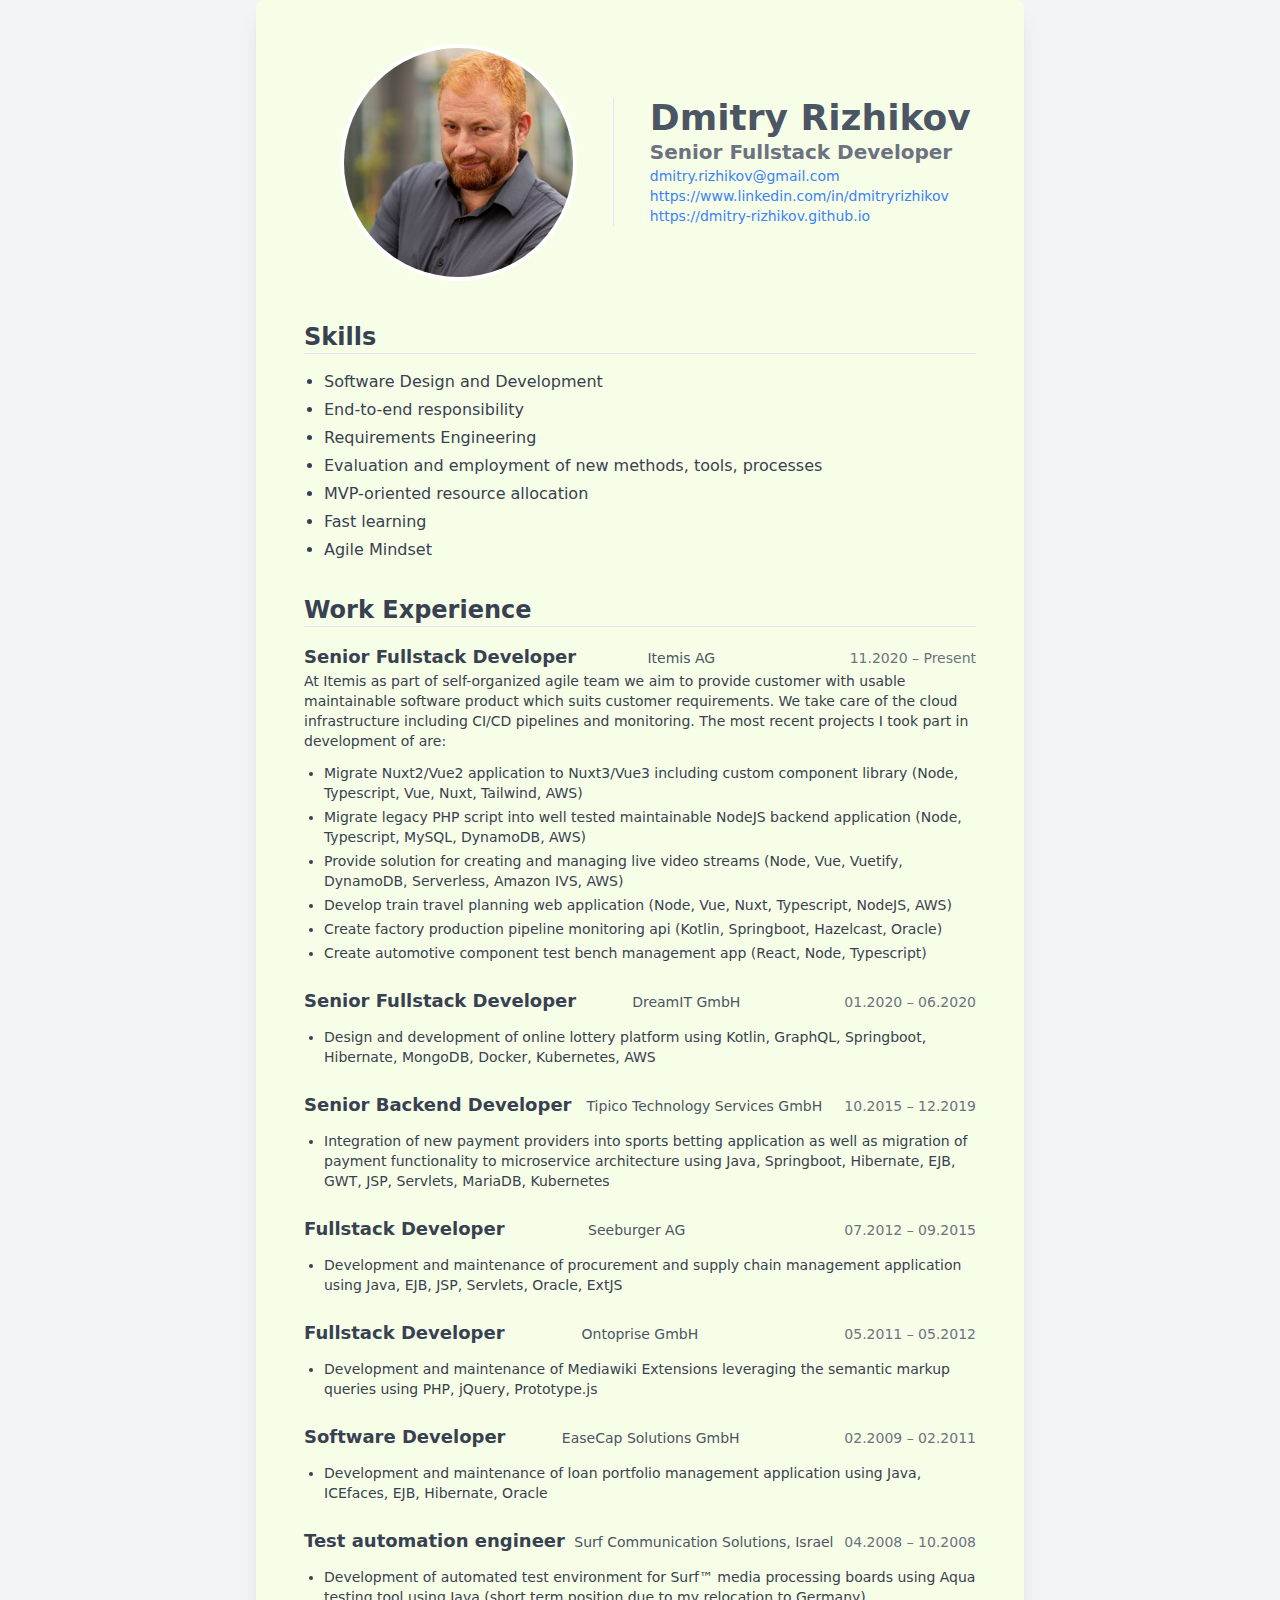
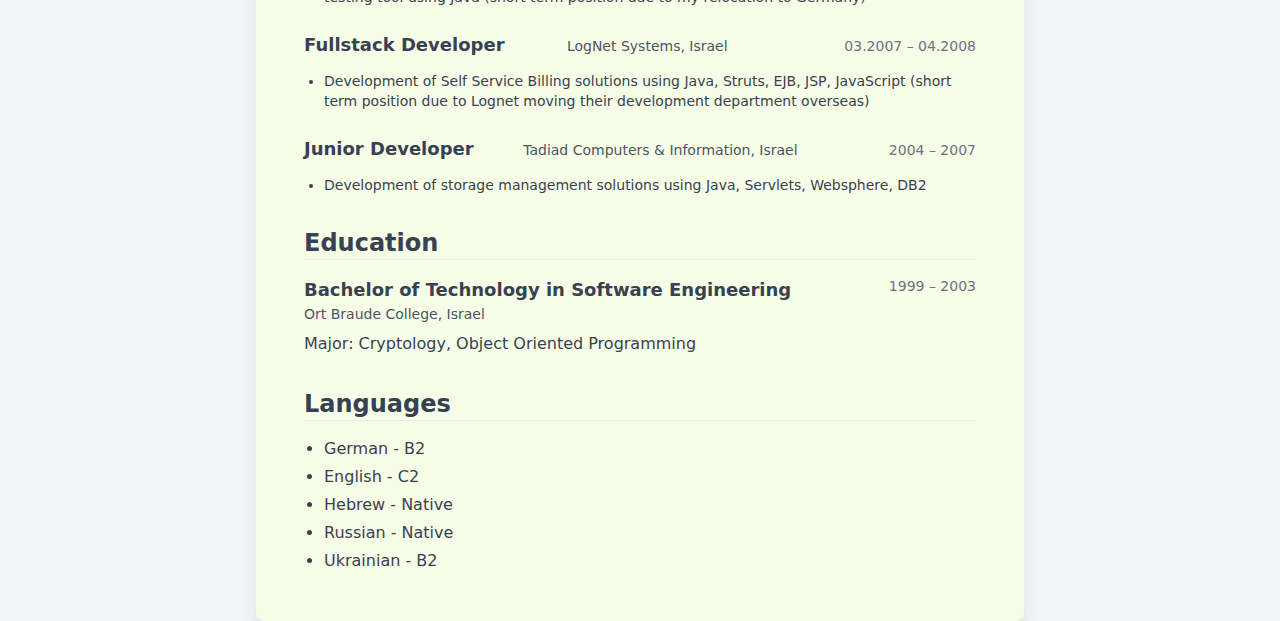
<file: index.html>
<!DOCTYPE html>
<html lang="en">
  <head>
    <meta charset="UTF-8" />
    <meta name="viewport" content="width=device-width, initial-scale=1.0" />
    <title>Dmitry Rizhikov - Senior Fullstack Developer</title>
    <script type="module" crossorigin src="./assets/index-a6cd924f.js"></script>
    <link rel="stylesheet" href="./assets/style-204cdb96.css">
  </head>
  <body>
    <div id="root"></div>
    
  </body>
</html>
</file>
<file: assets/style-204cdb96.css>
*, ::before, ::after {
  --tw-border-spacing-x: 0;
  --tw-border-spacing-y: 0;
  --tw-translate-x: 0;
  --tw-translate-y: 0;
  --tw-rotate: 0;
  --tw-skew-x: 0;
  --tw-skew-y: 0;
  --tw-scale-x: 1;
  --tw-scale-y: 1;
  --tw-pan-x:  ;
  --tw-pan-y:  ;
  --tw-pinch-zoom:  ;
  --tw-scroll-snap-strictness: proximity;
  --tw-gradient-from-position:  ;
  --tw-gradient-via-position:  ;
  --tw-gradient-to-position:  ;
  --tw-ordinal:  ;
  --tw-slashed-zero:  ;
  --tw-numeric-figure:  ;
  --tw-numeric-spacing:  ;
  --tw-numeric-fraction:  ;
  --tw-ring-inset:  ;
  --tw-ring-offset-width: 0px;
  --tw-ring-offset-color: #fff;
  --tw-ring-color: rgb(59 130 246 / 0.5);
  --tw-ring-offset-shadow: 0 0 #0000;
  --tw-ring-shadow: 0 0 #0000;
  --tw-shadow: 0 0 #0000;
  --tw-shadow-colored: 0 0 #0000;
  --tw-blur:  ;
  --tw-brightness:  ;
  --tw-contrast:  ;
  --tw-grayscale:  ;
  --tw-hue-rotate:  ;
  --tw-invert:  ;
  --tw-saturate:  ;
  --tw-sepia:  ;
  --tw-drop-shadow:  ;
  --tw-backdrop-blur:  ;
  --tw-backdrop-brightness:  ;
  --tw-backdrop-contrast:  ;
  --tw-backdrop-grayscale:  ;
  --tw-backdrop-hue-rotate:  ;
  --tw-backdrop-invert:  ;
  --tw-backdrop-opacity:  ;
  --tw-backdrop-saturate:  ;
  --tw-backdrop-sepia:  ;
  --tw-contain-size:  ;
  --tw-contain-layout:  ;
  --tw-contain-paint:  ;
  --tw-contain-style:  ;
}

::backdrop {
  --tw-border-spacing-x: 0;
  --tw-border-spacing-y: 0;
  --tw-translate-x: 0;
  --tw-translate-y: 0;
  --tw-rotate: 0;
  --tw-skew-x: 0;
  --tw-skew-y: 0;
  --tw-scale-x: 1;
  --tw-scale-y: 1;
  --tw-pan-x:  ;
  --tw-pan-y:  ;
  --tw-pinch-zoom:  ;
  --tw-scroll-snap-strictness: proximity;
  --tw-gradient-from-position:  ;
  --tw-gradient-via-position:  ;
  --tw-gradient-to-position:  ;
  --tw-ordinal:  ;
  --tw-slashed-zero:  ;
  --tw-numeric-figure:  ;
  --tw-numeric-spacing:  ;
  --tw-numeric-fraction:  ;
  --tw-ring-inset:  ;
  --tw-ring-offset-width: 0px;
  --tw-ring-offset-color: #fff;
  --tw-ring-color: rgb(59 130 246 / 0.5);
  --tw-ring-offset-shadow: 0 0 #0000;
  --tw-ring-shadow: 0 0 #0000;
  --tw-shadow: 0 0 #0000;
  --tw-shadow-colored: 0 0 #0000;
  --tw-blur:  ;
  --tw-brightness:  ;
  --tw-contrast:  ;
  --tw-grayscale:  ;
  --tw-hue-rotate:  ;
  --tw-invert:  ;
  --tw-saturate:  ;
  --tw-sepia:  ;
  --tw-drop-shadow:  ;
  --tw-backdrop-blur:  ;
  --tw-backdrop-brightness:  ;
  --tw-backdrop-contrast:  ;
  --tw-backdrop-grayscale:  ;
  --tw-backdrop-hue-rotate:  ;
  --tw-backdrop-invert:  ;
  --tw-backdrop-opacity:  ;
  --tw-backdrop-saturate:  ;
  --tw-backdrop-sepia:  ;
  --tw-contain-size:  ;
  --tw-contain-layout:  ;
  --tw-contain-paint:  ;
  --tw-contain-style:  ;
}/*
! tailwindcss v3.4.17 | MIT License | https://tailwindcss.com
*//*
1. Prevent padding and border from affecting element width. (https://github.com/mozdevs/cssremedy/issues/4)
2. Allow adding a border to an element by just adding a border-width. (https://github.com/tailwindcss/tailwindcss/pull/116)
*/

*,
::before,
::after {
  box-sizing: border-box; /* 1 */
  border-width: 0; /* 2 */
  border-style: solid; /* 2 */
  border-color: #e5e7eb; /* 2 */
}

::before,
::after {
  --tw-content: '';
}

/*
1. Use a consistent sensible line-height in all browsers.
2. Prevent adjustments of font size after orientation changes in iOS.
3. Use a more readable tab size.
4. Use the user's configured `sans` font-family by default.
5. Use the user's configured `sans` font-feature-settings by default.
6. Use the user's configured `sans` font-variation-settings by default.
7. Disable tap highlights on iOS
*/

html,
:host {
  line-height: 1.5; /* 1 */
  -webkit-text-size-adjust: 100%; /* 2 */
  -moz-tab-size: 4; /* 3 */
  -o-tab-size: 4;
     tab-size: 4; /* 3 */
  font-family: ui-sans-serif, system-ui, sans-serif, "Apple Color Emoji", "Segoe UI Emoji", "Segoe UI Symbol", "Noto Color Emoji"; /* 4 */
  font-feature-settings: normal; /* 5 */
  font-variation-settings: normal; /* 6 */
  -webkit-tap-highlight-color: transparent; /* 7 */
}

/*
1. Remove the margin in all browsers.
2. Inherit line-height from `html` so users can set them as a class directly on the `html` element.
*/

body {
  margin: 0; /* 1 */
  line-height: inherit; /* 2 */
}

/*
1. Add the correct height in Firefox.
2. Correct the inheritance of border color in Firefox. (https://bugzilla.mozilla.org/show_bug.cgi?id=190655)
3. Ensure horizontal rules are visible by default.
*/

hr {
  height: 0; /* 1 */
  color: inherit; /* 2 */
  border-top-width: 1px; /* 3 */
}

/*
Add the correct text decoration in Chrome, Edge, and Safari.
*/

abbr:where([title]) {
  -webkit-text-decoration: underline dotted;
          text-decoration: underline dotted;
}

/*
Remove the default font size and weight for headings.
*/

h1,
h2,
h3,
h4,
h5,
h6 {
  font-size: inherit;
  font-weight: inherit;
}

/*
Reset links to optimize for opt-in styling instead of opt-out.
*/

a {
  color: inherit;
  text-decoration: inherit;
}

/*
Add the correct font weight in Edge and Safari.
*/

b,
strong {
  font-weight: bolder;
}

/*
1. Use the user's configured `mono` font-family by default.
2. Use the user's configured `mono` font-feature-settings by default.
3. Use the user's configured `mono` font-variation-settings by default.
4. Correct the odd `em` font sizing in all browsers.
*/

code,
kbd,
samp,
pre {
  font-family: ui-monospace, SFMono-Regular, Menlo, Monaco, Consolas, "Liberation Mono", "Courier New", monospace; /* 1 */
  font-feature-settings: normal; /* 2 */
  font-variation-settings: normal; /* 3 */
  font-size: 1em; /* 4 */
}

/*
Add the correct font size in all browsers.
*/

small {
  font-size: 80%;
}

/*
Prevent `sub` and `sup` elements from affecting the line height in all browsers.
*/

sub,
sup {
  font-size: 75%;
  line-height: 0;
  position: relative;
  vertical-align: baseline;
}

sub {
  bottom: -0.25em;
}

sup {
  top: -0.5em;
}

/*
1. Remove text indentation from table contents in Chrome and Safari. (https://bugs.chromium.org/p/chromium/issues/detail?id=999088, https://bugs.webkit.org/show_bug.cgi?id=201297)
2. Correct table border color inheritance in all Chrome and Safari. (https://bugs.chromium.org/p/chromium/issues/detail?id=935729, https://bugs.webkit.org/show_bug.cgi?id=195016)
3. Remove gaps between table borders by default.
*/

table {
  text-indent: 0; /* 1 */
  border-color: inherit; /* 2 */
  border-collapse: collapse; /* 3 */
}

/*
1. Change the font styles in all browsers.
2. Remove the margin in Firefox and Safari.
3. Remove default padding in all browsers.
*/

button,
input,
optgroup,
select,
textarea {
  font-family: inherit; /* 1 */
  font-feature-settings: inherit; /* 1 */
  font-variation-settings: inherit; /* 1 */
  font-size: 100%; /* 1 */
  font-weight: inherit; /* 1 */
  line-height: inherit; /* 1 */
  letter-spacing: inherit; /* 1 */
  color: inherit; /* 1 */
  margin: 0; /* 2 */
  padding: 0; /* 3 */
}

/*
Remove the inheritance of text transform in Edge and Firefox.
*/

button,
select {
  text-transform: none;
}

/*
1. Correct the inability to style clickable types in iOS and Safari.
2. Remove default button styles.
*/

button,
input:where([type='button']),
input:where([type='reset']),
input:where([type='submit']) {
  -webkit-appearance: button; /* 1 */
  background-color: transparent; /* 2 */
  background-image: none; /* 2 */
}

/*
Use the modern Firefox focus style for all focusable elements.
*/

:-moz-focusring {
  outline: auto;
}

/*
Remove the additional `:invalid` styles in Firefox. (https://github.com/mozilla/gecko-dev/blob/2f9eacd9d3d995c937b4251a5557d95d494c9be1/layout/style/res/forms.css#L728-L737)
*/

:-moz-ui-invalid {
  box-shadow: none;
}

/*
Add the correct vertical alignment in Chrome and Firefox.
*/

progress {
  vertical-align: baseline;
}

/*
Correct the cursor style of increment and decrement buttons in Safari.
*/

::-webkit-inner-spin-button,
::-webkit-outer-spin-button {
  height: auto;
}

/*
1. Correct the odd appearance in Chrome and Safari.
2. Correct the outline style in Safari.
*/

[type='search'] {
  -webkit-appearance: textfield; /* 1 */
  outline-offset: -2px; /* 2 */
}

/*
Remove the inner padding in Chrome and Safari on macOS.
*/

::-webkit-search-decoration {
  -webkit-appearance: none;
}

/*
1. Correct the inability to style clickable types in iOS and Safari.
2. Change font properties to `inherit` in Safari.
*/

::-webkit-file-upload-button {
  -webkit-appearance: button; /* 1 */
  font: inherit; /* 2 */
}

/*
Add the correct display in Chrome and Safari.
*/

summary {
  display: list-item;
}

/*
Removes the default spacing and border for appropriate elements.
*/

blockquote,
dl,
dd,
h1,
h2,
h3,
h4,
h5,
h6,
hr,
figure,
p,
pre {
  margin: 0;
}

fieldset {
  margin: 0;
  padding: 0;
}

legend {
  padding: 0;
}

ol,
ul,
menu {
  list-style: none;
  margin: 0;
  padding: 0;
}

/*
Reset default styling for dialogs.
*/
dialog {
  padding: 0;
}

/*
Prevent resizing textareas horizontally by default.
*/

textarea {
  resize: vertical;
}

/*
1. Reset the default placeholder opacity in Firefox. (https://github.com/tailwindlabs/tailwindcss/issues/3300)
2. Set the default placeholder color to the user's configured gray 400 color.
*/

input::-moz-placeholder, textarea::-moz-placeholder {
  opacity: 1; /* 1 */
  color: #9ca3af; /* 2 */
}

input::placeholder,
textarea::placeholder {
  opacity: 1; /* 1 */
  color: #9ca3af; /* 2 */
}

/*
Set the default cursor for buttons.
*/

button,
[role="button"] {
  cursor: pointer;
}

/*
Make sure disabled buttons don't get the pointer cursor.
*/
:disabled {
  cursor: default;
}

/*
1. Make replaced elements `display: block` by default. (https://github.com/mozdevs/cssremedy/issues/14)
2. Add `vertical-align: middle` to align replaced elements more sensibly by default. (https://github.com/jensimmons/cssremedy/issues/14#issuecomment-634934210)
   This can trigger a poorly considered lint error in some tools but is included by design.
*/

img,
svg,
video,
canvas,
audio,
iframe,
embed,
object {
  display: block; /* 1 */
  vertical-align: middle; /* 2 */
}

/*
Constrain images and videos to the parent width and preserve their intrinsic aspect ratio. (https://github.com/mozdevs/cssremedy/issues/14)
*/

img,
video {
  max-width: 100%;
  height: auto;
}

/* Make elements with the HTML hidden attribute stay hidden by default */
[hidden]:where(:not([hidden="until-found"])) {
  display: none;
}
  :root {
    --background: 0 0% 100%;
    --foreground: 222.2 47.4% 11.2%;
    --muted: 210 40% 96.1%;
    --muted-foreground: 215.4 16.3% 46.9%;
    --popover: 0 0% 100%;
    --popover-foreground: 222.2 47.4% 11.2%;
    --border: 214.3 31.8% 91.4%;
    --input: 214.3 31.8% 91.4%;
    --card: 0 0% 100%;
    --card-foreground: 222.2 47.4% 11.2%;
    --primary: 222.2 47.4% 11.2%;
    --primary-foreground: 210 40% 98%;
    --secondary: 210 40% 96.1%;
    --secondary-foreground: 222.2 47.4% 11.2%;
    --accent: 210 40% 96.1%;
    --accent-foreground: 222.2 47.4% 11.2%;
    --destructive: 0 100% 50%;
    --destructive-foreground: 210 40% 98%;
    --ring: 215 20.2% 65.1%;
    --radius: 0.5rem;
  }
  * {
  border-color: hsl(var(--border));
}
  body {
  font-family: ui-sans-serif, system-ui, sans-serif, "Apple Color Emoji", "Segoe UI Emoji", "Segoe UI Symbol", "Noto Color Emoji";
  color: hsl(var(--foreground));
  -webkit-font-smoothing: antialiased;
  -moz-osx-font-smoothing: grayscale;
}
.container {
  width: 100%;
}
@media (min-width: 640px) {

  .container {
    max-width: 640px;
  }
}
@media (min-width: 768px) {

  .container {
    max-width: 768px;
  }
}
@media (min-width: 1024px) {

  .container {
    max-width: 1024px;
  }
}
@media (min-width: 1280px) {

  .container {
    max-width: 1280px;
  }
}
@media (min-width: 1536px) {

  .container {
    max-width: 1536px;
  }
}
.mx-auto {
  margin-left: auto;
  margin-right: auto;
}
.mb-0 {
  margin-bottom: 0px;
}
.mb-2 {
  margin-bottom: 0.5rem;
}
.mt-1 {
  margin-top: 0.25rem;
}
.mt-3 {
  margin-top: 0.75rem;
}
.mt-4 {
  margin-top: 1rem;
}
.flex {
  display: flex;
}
.grid {
  display: grid;
}
.hidden {
  display: none;
}
.aspect-square {
  aspect-ratio: 1 / 1;
}
.min-h-screen {
  min-height: 100vh;
}
.w-80 {
  width: 20rem;
}
.max-w-3xl {
  max-width: 48rem;
}
.list-disc {
  list-style-type: disc;
}
.break-after-avoid {
  -moz-column-break-after: avoid;
       break-after: avoid;
}
.grid-cols-1 {
  grid-template-columns: repeat(1, minmax(0, 1fr));
}
.flex-col {
  flex-direction: column;
}
.items-center {
  align-items: center;
}
.items-baseline {
  align-items: baseline;
}
.gap-10 {
  gap: 2.5rem;
}
.gap-7 {
  gap: 1.75rem;
}
.space-y-1 > :not([hidden]) ~ :not([hidden]) {
  --tw-space-y-reverse: 0;
  margin-top: calc(0.25rem * calc(1 - var(--tw-space-y-reverse)));
  margin-bottom: calc(0.25rem * var(--tw-space-y-reverse));
}
.space-y-6 > :not([hidden]) ~ :not([hidden]) {
  --tw-space-y-reverse: 0;
  margin-top: calc(1.5rem * calc(1 - var(--tw-space-y-reverse)));
  margin-bottom: calc(1.5rem * var(--tw-space-y-reverse));
}
.space-y-8 > :not([hidden]) ~ :not([hidden]) {
  --tw-space-y-reverse: 0;
  margin-top: calc(2rem * calc(1 - var(--tw-space-y-reverse)));
  margin-bottom: calc(2rem * var(--tw-space-y-reverse));
}
.rounded-full {
  border-radius: 9999px;
}
.rounded-lg {
  border-radius: var(--radius);
}
.border-b {
  border-bottom-width: 1px;
}
.bg-gray-100 {
  --tw-bg-opacity: 1;
  background-color: rgb(243 244 246 / var(--tw-bg-opacity, 1));
}
.bg-lime-50 {
  --tw-bg-opacity: 1;
  background-color: rgb(247 254 231 / var(--tw-bg-opacity, 1));
}
.p-12 {
  padding: 3rem;
}
.pb-0 {
  padding-bottom: 0px;
}
.pl-5 {
  padding-left: 1.25rem;
}
.font-sans {
  font-family: ui-sans-serif, system-ui, sans-serif, "Apple Color Emoji", "Segoe UI Emoji", "Segoe UI Symbol", "Noto Color Emoji";
}
.text-2xl {
  font-size: 1.5rem;
  line-height: 2rem;
}
.text-4xl {
  font-size: 2.25rem;
  line-height: 2.5rem;
}
.text-lg {
  font-size: 1.125rem;
  line-height: 1.75rem;
}
.text-sm {
  font-size: 0.875rem;
  line-height: 1.25rem;
}
.text-xl {
  font-size: 1.25rem;
  line-height: 1.75rem;
}
.font-bold {
  font-weight: 700;
}
.font-semibold {
  font-weight: 600;
}
.text-blue-500 {
  --tw-text-opacity: 1;
  color: rgb(59 130 246 / var(--tw-text-opacity, 1));
}
.text-gray-500 {
  --tw-text-opacity: 1;
  color: rgb(107 114 128 / var(--tw-text-opacity, 1));
}
.text-gray-600 {
  --tw-text-opacity: 1;
  color: rgb(75 85 99 / var(--tw-text-opacity, 1));
}
.text-gray-700 {
  --tw-text-opacity: 1;
  color: rgb(55 65 81 / var(--tw-text-opacity, 1));
}
.shadow-xl {
  --tw-shadow: 0 20px 25px -5px rgb(0 0 0 / 0.1), 0 8px 10px -6px rgb(0 0 0 / 0.1);
  --tw-shadow-colored: 0 20px 25px -5px var(--tw-shadow-color), 0 8px 10px -6px var(--tw-shadow-color);
  box-shadow: var(--tw-ring-offset-shadow, 0 0 #0000), var(--tw-ring-shadow, 0 0 #0000), var(--tw-shadow);
}
.ring-4 {
  --tw-ring-offset-shadow: var(--tw-ring-inset) 0 0 0 var(--tw-ring-offset-width) var(--tw-ring-offset-color);
  --tw-ring-shadow: var(--tw-ring-inset) 0 0 0 calc(4px + var(--tw-ring-offset-width)) var(--tw-ring-color);
  box-shadow: var(--tw-ring-offset-shadow), var(--tw-ring-shadow), var(--tw-shadow, 0 0 #0000);
}
.ring-white {
  --tw-ring-opacity: 1;
  --tw-ring-color: rgb(255 255 255 / var(--tw-ring-opacity, 1));
}
@keyframes enter {

  from {
    opacity: var(--tw-enter-opacity, 1);
    transform: translate3d(var(--tw-enter-translate-x, 0), var(--tw-enter-translate-y, 0), 0) scale3d(var(--tw-enter-scale, 1), var(--tw-enter-scale, 1), var(--tw-enter-scale, 1)) rotate(var(--tw-enter-rotate, 0));
  }
}
@keyframes exit {

  to {
    opacity: var(--tw-exit-opacity, 1);
    transform: translate3d(var(--tw-exit-translate-x, 0), var(--tw-exit-translate-y, 0), 0) scale3d(var(--tw-exit-scale, 1), var(--tw-exit-scale, 1), var(--tw-exit-scale, 1)) rotate(var(--tw-exit-rotate, 0));
  }
}

body {
  font-family: ui-sans-serif, system-ui, sans-serif, "Apple Color Emoji", "Segoe UI Emoji", "Segoe UI Symbol", "Noto Color Emoji";
  background-color: #f8ffed;
}

.hover\:font-bold:hover {
  font-weight: 700;
}

@media (min-width: 768px) {

  .md\:col-span-2 {
    grid-column: span 2 / span 2;
  }

  .md\:col-span-3 {
    grid-column: span 3 / span 3;
  }

  .md\:mt-0 {
    margin-top: 0px;
  }

  .md\:grid-flow-col-dense {
    grid-auto-flow: column dense;
  }

  .md\:grid-cols-5 {
    grid-template-columns: repeat(5, minmax(0, 1fr));
  }

  .md\:flex-row {
    flex-direction: row;
  }

  .md\:justify-between {
    justify-content: space-between;
  }

  .md\:gap-2 {
    gap: 0.5rem;
  }

  .md\:border-l {
    border-left-width: 1px;
  }

  .md\:pl-10 {
    padding-left: 2.5rem;
  }

  .md\:pl-9 {
    padding-left: 2.25rem;
  }

  .md\:text-right {
    text-align: right;
  }
}

@media print {

  .print\:col-span-2 {
    grid-column: span 2 / span 2;
  }

  .print\:col-span-3 {
    grid-column: span 3 / span 3;
  }

  .print\:block {
    display: block;
  }

  .print\:grid-flow-col-dense {
    grid-auto-flow: column dense;
  }

  .print\:grid-cols-5 {
    grid-template-columns: repeat(5, minmax(0, 1fr));
  }

  .print\:gap-2 {
    gap: 0.5rem;
  }

  .print\:border-l {
    border-left-width: 1px;
  }

  .print\:pl-10 {
    padding-left: 2.5rem;
  }

  .print\:pl-9 {
    padding-left: 2.25rem;
  }

  .print\:text-right {
    text-align: right;
  }

  .print\:text-3xl {
    font-size: 1.875rem;
    line-height: 2.25rem;
  }

  .print\:shadow-none {
    --tw-shadow: 0 0 #0000;
    --tw-shadow-colored: 0 0 #0000;
    box-shadow: var(--tw-ring-offset-shadow, 0 0 #0000), var(--tw-ring-shadow, 0 0 #0000), var(--tw-shadow);
  }
}
</file>
